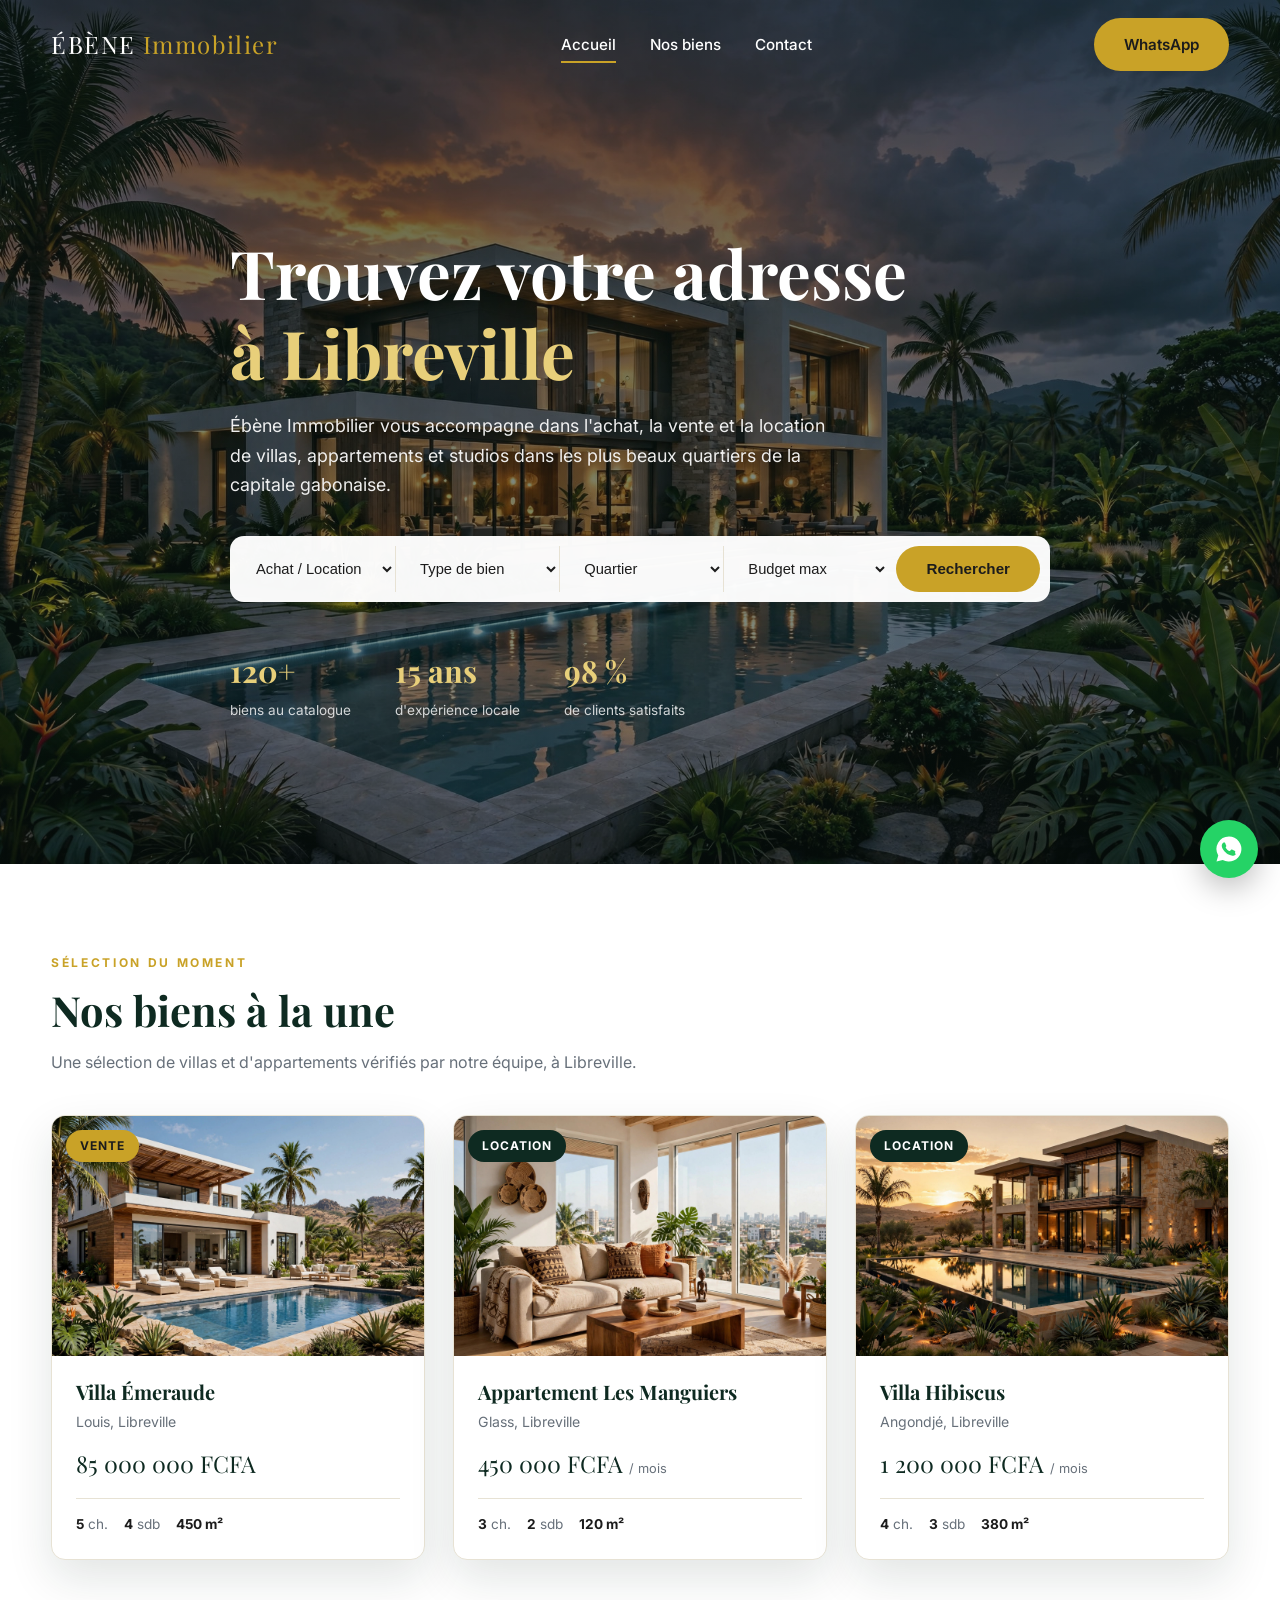
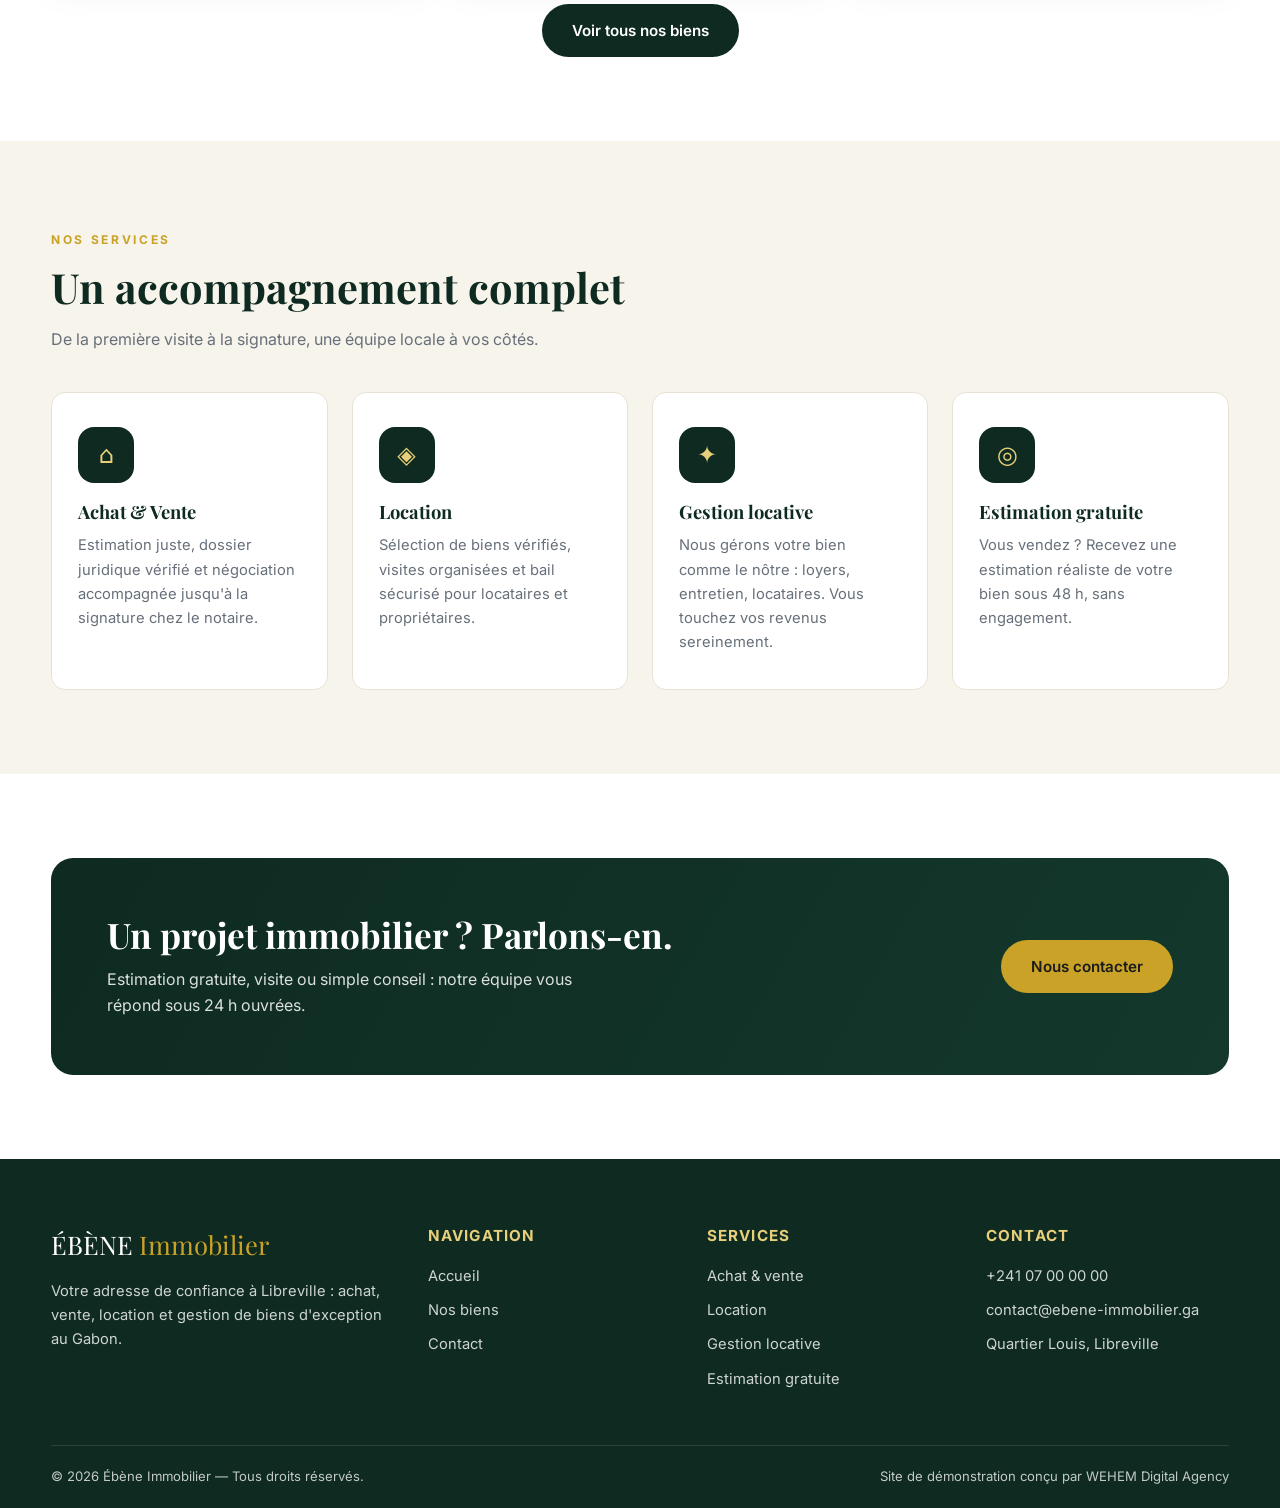
<file: index.html>
<!DOCTYPE html>
<html lang="fr">
<head>
<meta charset="UTF-8">
<meta name="viewport" content="width=device-width, initial-scale=1.0">
<title>Ébène Immobilier — Votre adresse de confiance à Libreville</title>
<meta name="description" content="Ébène Immobilier : achat, vente et location de biens immobiliers à Libreville, Gabon. Villas, appartements, studios.">
<link rel="preconnect" href="https://fonts.googleapis.com">
<link href="https://fonts.googleapis.com/css2?family=Playfair+Display:wght@500;600;700&family=Inter:wght@400;500;600;700&display=swap" rel="stylesheet">
<link rel="stylesheet" href="styles.css">
</head>
<body>

<header class="header" id="header">
  <div class="container">
    <a href="index.html" class="logo">ÉBÈNE<span> Immobilier</span></a>
    <nav class="nav" id="nav">
      <a href="index.html">Accueil</a>
      <a href="biens.html">Nos biens</a>
      <a href="contact.html">Contact</a>
    </nav>
    <div class="header-cta">
      <a class="btn btn--or" href="https://wa.me/24107000000" target="_blank" rel="noopener">WhatsApp</a>
      <button class="burger" id="burger" aria-label="Menu"><span></span><span></span><span></span></button>
    </div>
  </div>
</header>

<section class="hero">
  <div class="container hero-contenu">
    <h1>Trouvez votre adresse<br><em>à Libreville</em></h1>
    <p>Ébène Immobilier vous accompagne dans l'achat, la vente et la location de villas,
       appartements et studios dans les plus beaux quartiers de la capitale gabonaise.</p>
    <form class="recherche" action="biens.html" method="get">
      <div class="champ">
        <select name="transaction" aria-label="Transaction">
          <option value="">Achat / Location</option>
          <option value="vente">Achat</option>
          <option value="location">Location</option>
        </select>
      </div>
      <div class="champ">
        <select name="type" aria-label="Type de bien">
          <option value="">Type de bien</option>
          <option value="villa">Villa</option>
          <option value="appartement">Appartement</option>
          <option value="studio">Studio</option>
          <option value="duplex">Duplex</option>
        </select>
      </div>
      <div class="champ">
        <select name="quartier" aria-label="Quartier">
          <option value="">Quartier</option>
          <option value="louis">Louis</option>
          <option value="glass">Glass</option>
          <option value="angondjé">Angondjé</option>
          <option value="alibandeng">Alibandeng</option>
          <option value="centre-ville">Centre-ville</option>
        </select>
      </div>
      <div class="champ">
        <select name="budget" aria-label="Budget max">
          <option value="">Budget max</option>
          <option value="300000">300 000 FCFA / mois</option>
          <option value="600000">600 000 FCFA / mois</option>
          <option value="1500000">1 500 000 FCFA / mois</option>
          <option value="70000000">70 000 000 FCFA (achat)</option>
          <option value="100000000">100 000 000 FCFA (achat)</option>
        </select>
      </div>
      <button class="btn btn--or" type="submit">Rechercher</button>
    </form>
    <div class="hero-stats">
      <div><strong>120+</strong><span>biens au catalogue</span></div>
      <div><strong>15 ans</strong><span>d'expérience locale</span></div>
      <div><strong>98 %</strong><span>de clients satisfaits</span></div>
    </div>
  </div>
</section>

<section class="section">
  <div class="container">
    <span class="kicker reveal">Sélection du moment</span>
    <h2 class="titre-section reveal">Nos biens à la une</h2>
    <p class="sous-titre reveal">Une sélection de villas et d'appartements vérifiés par notre équipe, à Libreville.</p>
    <div class="grille-biens">
      <article class="carte-bien reveal">
        <a href="bien.html"><div class="carte-img">
          <img src="images/villa-emeraude.jpg" alt="Villa Émeraude" loading="lazy">
          <span class="badge">Vente</span>
        </div></a>
        <div class="carte-corps">
          <h3><a href="bien.html">Villa Émeraude</a></h3>
          <p class="carte-lieu">Louis, Libreville</p>
          <p class="carte-prix">85 000 000 FCFA</p>
          <div class="carte-specs"><span><b>5</b> ch.</span><span><b>4</b> sdb</span><span><b>450 m²</b></span></div>
        </div>
      </article>
      <article class="carte-bien reveal">
        <a href="contact.html"><div class="carte-img">
          <img src="images/appart-manguiers.jpg" alt="Appartement Les Manguiers" loading="lazy">
          <span class="badge badge--location">Location</span>
        </div></a>
        <div class="carte-corps">
          <h3><a href="contact.html">Appartement Les Manguiers</a></h3>
          <p class="carte-lieu">Glass, Libreville</p>
          <p class="carte-prix">450 000 FCFA <small>/ mois</small></p>
          <div class="carte-specs"><span><b>3</b> ch.</span><span><b>2</b> sdb</span><span><b>120 m²</b></span></div>
        </div>
      </article>
      <article class="carte-bien reveal">
        <a href="contact.html"><div class="carte-img">
          <img src="images/villa-hibiscus.jpg" alt="Villa Hibiscus" loading="lazy">
          <span class="badge badge--location">Location</span>
        </div></a>
        <div class="carte-corps">
          <h3><a href="contact.html">Villa Hibiscus</a></h3>
          <p class="carte-lieu">Angondjé, Libreville</p>
          <p class="carte-prix">1 200 000 FCFA <small>/ mois</small></p>
          <div class="carte-specs"><span><b>4</b> ch.</span><span><b>3</b> sdb</span><span><b>380 m²</b></span></div>
        </div>
      </article>
    </div>
    <div class="centre reveal"><a class="btn btn--vert" href="biens.html">Voir tous nos biens</a></div>
  </div>
</section>

<section class="section section--creme">
  <div class="container">
    <span class="kicker reveal">Nos services</span>
    <h2 class="titre-section reveal">Un accompagnement complet</h2>
    <p class="sous-titre reveal">De la première visite à la signature, une équipe locale à vos côtés.</p>
    <div class="grille-services">
      <div class="service reveal">
        <div class="service-icone">⌂</div>
        <h3>Achat &amp; Vente</h3>
        <p>Estimation juste, dossier juridique vérifié et négociation accompagnée jusqu'à la signature chez le notaire.</p>
      </div>
      <div class="service reveal">
        <div class="service-icone">◈</div>
        <h3>Location</h3>
        <p>Sélection de biens vérifiés, visites organisées et bail sécurisé pour locataires et propriétaires.</p>
      </div>
      <div class="service reveal">
        <div class="service-icone">✦</div>
        <h3>Gestion locative</h3>
        <p>Nous gérons votre bien comme le nôtre : loyers, entretien, locataires. Vous touchez vos revenus sereinement.</p>
      </div>
      <div class="service reveal">
        <div class="service-icone">◎</div>
        <h3>Estimation gratuite</h3>
        <p>Vous vendez ? Recevez une estimation réaliste de votre bien sous 48 h, sans engagement.</p>
      </div>
    </div>
  </div>
</section>

<section class="section">
  <div class="container">
    <div class="bandeau reveal">
      <div>
        <h2>Un projet immobilier ? Parlons-en.</h2>
        <p>Estimation gratuite, visite ou simple conseil : notre équipe vous répond sous 24 h ouvrées.</p>
      </div>
      <a class="btn btn--or" href="contact.html">Nous contacter</a>
    </div>
  </div>
</section>

<footer>
  <div class="container">
    <div class="footer-grille">
      <div>
        <p class="footer-logo">ÉBÈNE<span> Immobilier</span></p>
        <p style="opacity:.8;font-size:.92rem">Votre adresse de confiance à Libreville : achat, vente, location et gestion de biens d'exception au Gabon.</p>
      </div>
      <div>
        <h4>Navigation</h4>
        <a href="index.html">Accueil</a>
        <a href="biens.html">Nos biens</a>
        <a href="contact.html">Contact</a>
      </div>
      <div>
        <h4>Services</h4>
        <a href="contact.html">Achat &amp; vente</a>
        <a href="contact.html">Location</a>
        <a href="contact.html">Gestion locative</a>
        <a href="contact.html">Estimation gratuite</a>
      </div>
      <div>
        <h4>Contact</h4>
        <a href="tel:+24107000000">+241 07 00 00 00</a>
        <a href="mailto:contact@ebene-immobilier.ga">contact@ebene-immobilier.ga</a>
        <a href="contact.html">Quartier Louis, Libreville</a>
      </div>
    </div>
    <div class="footer-bas">
      <span>© <span id="annee"></span> Ébène Immobilier — Tous droits réservés.</span>
      <span>Site de démonstration conçu par <a href="https://wehem-agency.github.io/" style="display:inline">WEHEM Digital Agency</a></span>
    </div>
  </div>
</footer>

<a class="whatsapp-float" href="https://wa.me/24107000000" target="_blank" rel="noopener" aria-label="WhatsApp">
  <svg width="30" height="30" viewBox="0 0 24 24" fill="#fff"><path d="M12 2a10 10 0 0 0-8.6 15.1L2 22l5-1.3A10 10 0 1 0 12 2zm5.4 14.1c-.2.6-1.3 1.2-1.8 1.2-.5.1-1 .2-3.4-.7-2.9-1.2-4.7-4.1-4.9-4.3-.1-.2-1.1-1.5-1.1-2.9s.7-2 1-2.3c.2-.3.5-.3.7-.3h.5c.2 0 .4 0 .6.5s.8 1.9.8 2c.1.1.1.3 0 .5-.3.6-.6.8-.4 1.1.7 1.2 1.6 2 2.8 2.6.3.2.5.1.7-.1l.8-.9c.2-.3.4-.2.7-.1l2 1c.3.1.5.2.6.4 0 .1 0 .5-.2 1.3z"/></svg>
</a>

<script src="app.js"></script>
</body>
</html>
</file>
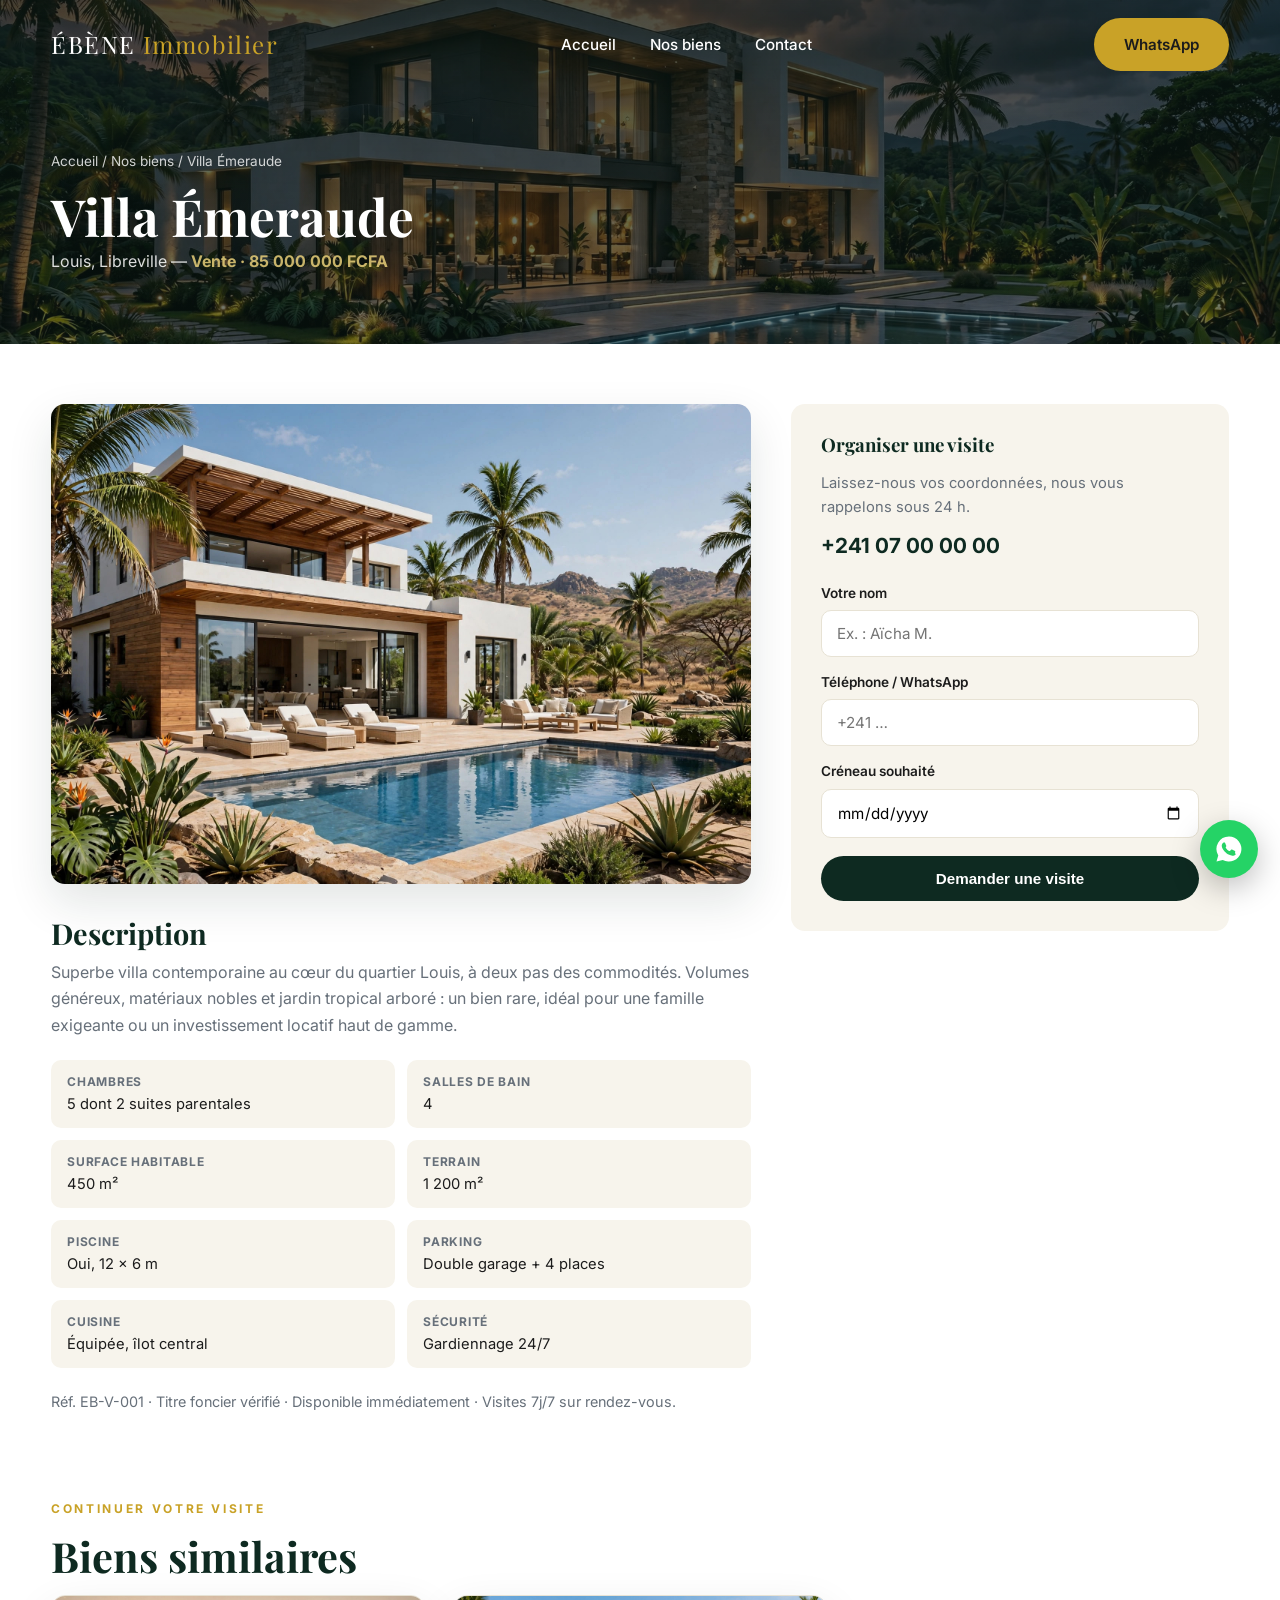
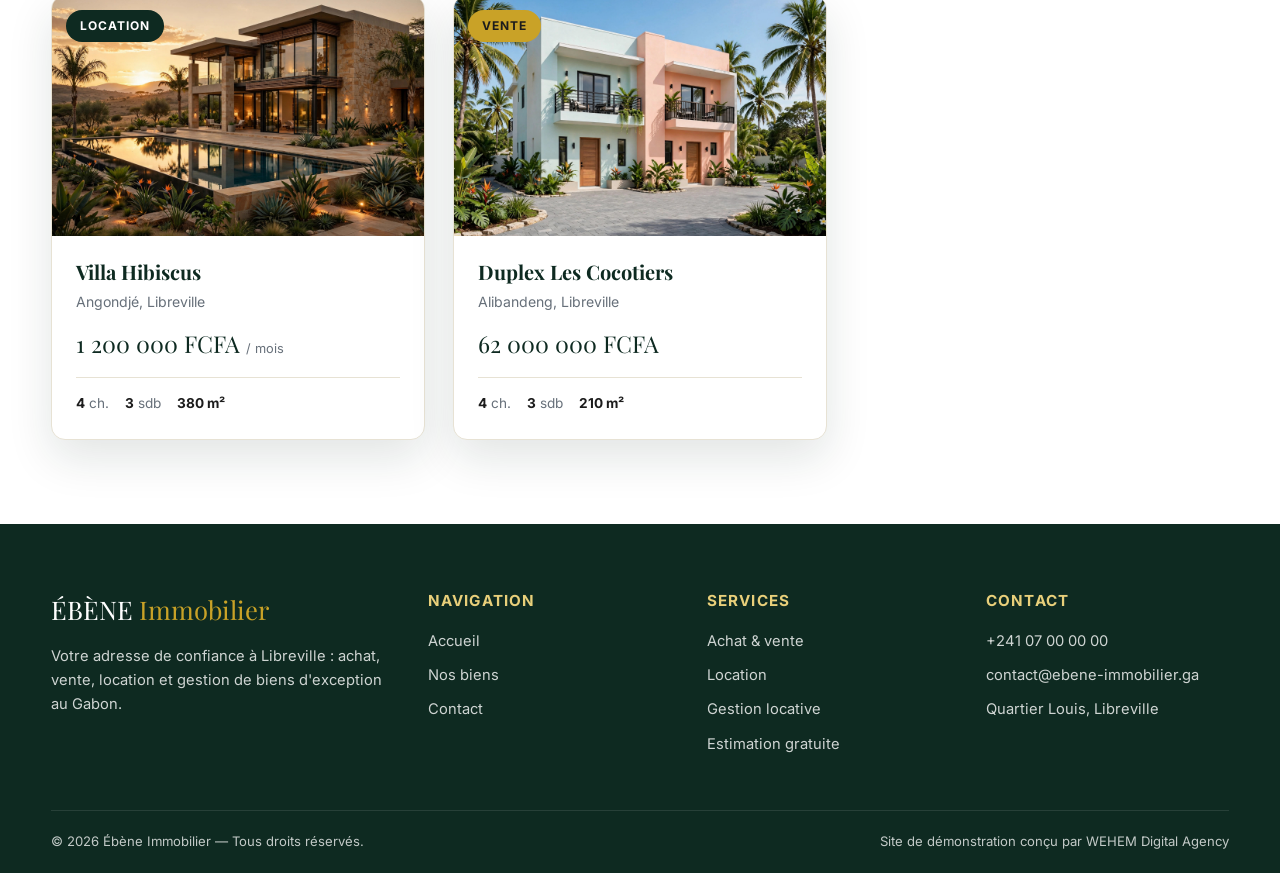
<file: bien.html>
<!DOCTYPE html>
<html lang="fr">
<head>
<meta charset="UTF-8">
<meta name="viewport" content="width=device-width, initial-scale=1.0">
<title>Villa Émeraude — Louis | Ébène Immobilier</title>
<meta name="description" content="Villa Émeraude à vendre au quartier Louis, Libreville : 5 chambres, piscine, 450 m². Visite sur rendez-vous.">
<link rel="preconnect" href="https://fonts.googleapis.com">
<link href="https://fonts.googleapis.com/css2?family=Playfair+Display:wght@500;600;700&family=Inter:wght@400;500;600;700&display=swap" rel="stylesheet">
<link rel="stylesheet" href="styles.css">
</head>
<body>

<header class="header" id="header">
  <div class="container">
    <a href="index.html" class="logo">ÉBÈNE<span> Immobilier</span></a>
    <nav class="nav" id="nav">
      <a href="index.html">Accueil</a>
      <a href="biens.html">Nos biens</a>
      <a href="contact.html">Contact</a>
    </nav>
    <div class="header-cta">
      <a class="btn btn--or" href="https://wa.me/24107000000" target="_blank" rel="noopener">WhatsApp</a>
      <button class="burger" id="burger" aria-label="Menu"><span></span><span></span><span></span></button>
    </div>
  </div>
</header>

<section class="page-hero">
  <div class="container">
    <p class="fil-ariane">Accueil / Nos biens / Villa Émeraude</p>
    <h1>Villa Émeraude</h1>
    <p style="opacity:.85">Louis, Libreville — <strong style="color:var(--or-clair)">Vente · 85 000 000 FCFA</strong></p>
  </div>
</section>

<div class="container">
  <div class="detail-grille">
    <div>
      <div class="detail-img reveal"><img src="images/villa-emeraude.jpg" alt="Villa Émeraude — vue extérieure"></div>
      <div class="detail-infos" style="margin-top:32px">
        <h2 class="reveal">Description</h2>
        <p class="reveal" style="color:var(--gris)">Superbe villa contemporaine au cœur du quartier Louis,
        à deux pas des commodités. Volumes généreux, matériaux nobles et jardin tropical
        arboré : un bien rare, idéal pour une famille exigeante ou un investissement locatif haut de gamme.</p>
        <ul class="liste-specs reveal">
          <li><b>Chambres</b>5 dont 2 suites parentales</li>
          <li><b>Salles de bain</b>4</li>
          <li><b>Surface habitable</b>450 m²</li>
          <li><b>Terrain</b>1 200 m²</li>
          <li><b>Piscine</b>Oui, 12 × 6 m</li>
          <li><b>Parking</b>Double garage + 4 places</li>
          <li><b>Cuisine</b>Équipée, îlot central</li>
          <li><b>Sécurité</b>Gardiennage 24/7</li>
        </ul>
        <p class="reveal" style="color:var(--gris);font-size:.9rem">Réf. EB-V-001 · Titre foncier vérifié ·
        Disponible immédiatement · Visites 7j/7 sur rendez-vous.</p>
      </div>
    </div>
    <aside>
      <div class="encadre reveal">
        <h3>Organiser une visite</h3>
        <p style="font-size:.92rem;color:var(--gris)">Laissez-nous vos coordonnées, nous vous rappelons sous 24 h.</p>
        <a class="tel" href="tel:+24107000000">+241 07 00 00 00</a>
        <form class="formulaire" data-demo>
          <label for="v-nom">Votre nom</label>
          <input id="v-nom" type="text" required placeholder="Ex. : Aïcha M.">
          <label for="v-tel">Téléphone / WhatsApp</label>
          <input id="v-tel" type="tel" required placeholder="+241 …">
          <label for="v-date">Créneau souhaité</label>
          <input id="v-date" type="date">
          <button class="btn btn--vert" type="submit" style="width:100%;justify-content:center;margin-top:18px">Demander une visite</button>
          <p class="form-ok">✓ Demande envoyée ! Nous vous appellerons très vite pour confirmer la visite.</p>
        </form>
      </div>
    </aside>
  </div>

  <section class="section" style="padding-top:20px">
    <span class="kicker reveal">Continuer votre visite</span>
    <h2 class="titre-section reveal">Biens similaires</h2>
    <div class="grille-biens">
      <article class="carte-bien reveal">
        <a href="contact.html"><div class="carte-img">
          <img src="images/villa-hibiscus.jpg" alt="Villa Hibiscus" loading="lazy">
          <span class="badge badge--location">Location</span>
        </div></a>
        <div class="carte-corps">
          <h3><a href="contact.html">Villa Hibiscus</a></h3>
          <p class="carte-lieu">Angondjé, Libreville</p>
          <p class="carte-prix">1 200 000 FCFA <small>/ mois</small></p>
          <div class="carte-specs"><span><b>4</b> ch.</span><span><b>3</b> sdb</span><span><b>380 m²</b></span></div>
        </div>
      </article>
      <article class="carte-bien reveal">
        <a href="contact.html"><div class="carte-img">
          <img src="images/duplex-cocotiers.jpg" alt="Duplex Les Cocotiers" loading="lazy">
          <span class="badge">Vente</span>
        </div></a>
        <div class="carte-corps">
          <h3><a href="contact.html">Duplex Les Cocotiers</a></h3>
          <p class="carte-lieu">Alibandeng, Libreville</p>
          <p class="carte-prix">62 000 000 FCFA</p>
          <div class="carte-specs"><span><b>4</b> ch.</span><span><b>3</b> sdb</span><span><b>210 m²</b></span></div>
        </div>
      </article>
    </div>
  </section>
</div>

<footer>
  <div class="container">
    <div class="footer-grille">
      <div>
        <p class="footer-logo">ÉBÈNE<span> Immobilier</span></p>
        <p style="opacity:.8;font-size:.92rem">Votre adresse de confiance à Libreville : achat, vente, location et gestion de biens d'exception au Gabon.</p>
      </div>
      <div>
        <h4>Navigation</h4>
        <a href="index.html">Accueil</a>
        <a href="biens.html">Nos biens</a>
        <a href="contact.html">Contact</a>
      </div>
      <div>
        <h4>Services</h4>
        <a href="contact.html">Achat &amp; vente</a>
        <a href="contact.html">Location</a>
        <a href="contact.html">Gestion locative</a>
        <a href="contact.html">Estimation gratuite</a>
      </div>
      <div>
        <h4>Contact</h4>
        <a href="tel:+24107000000">+241 07 00 00 00</a>
        <a href="mailto:contact@ebene-immobilier.ga">contact@ebene-immobilier.ga</a>
        <a href="contact.html">Quartier Louis, Libreville</a>
      </div>
    </div>
    <div class="footer-bas">
      <span>© <span id="annee"></span> Ébène Immobilier — Tous droits réservés.</span>
      <span>Site de démonstration conçu par <a href="https://wehem-agency.github.io/" style="display:inline">WEHEM Digital Agency</a></span>
    </div>
  </div>
</footer>

<a class="whatsapp-float" href="https://wa.me/24107000000" target="_blank" rel="noopener" aria-label="WhatsApp">
  <svg width="30" height="30" viewBox="0 0 24 24" fill="#fff"><path d="M12 2a10 10 0 0 0-8.6 15.1L2 22l5-1.3A10 10 0 1 0 12 2zm5.4 14.1c-.2.6-1.3 1.2-1.8 1.2-.5.1-1 .2-3.4-.7-2.9-1.2-4.7-4.1-4.9-4.3-.1-.2-1.1-1.5-1.1-2.9s.7-2 1-2.3c.2-.3.5-.3.7-.3h.5c.2 0 .4 0 .6.5s.8 1.9.8 2c.1.1.1.3 0 .5-.3.6-.6.8-.4 1.1.7 1.2 1.6 2 2.8 2.6.3.2.5.1.7-.1l.8-.9c.2-.3.4-.2.7-.1l2 1c.3.1.5.2.6.4 0 .1 0 .5-.2 1.3z"/></svg>
</a>

<script src="app.js"></script>
</body>
</html>
</file>
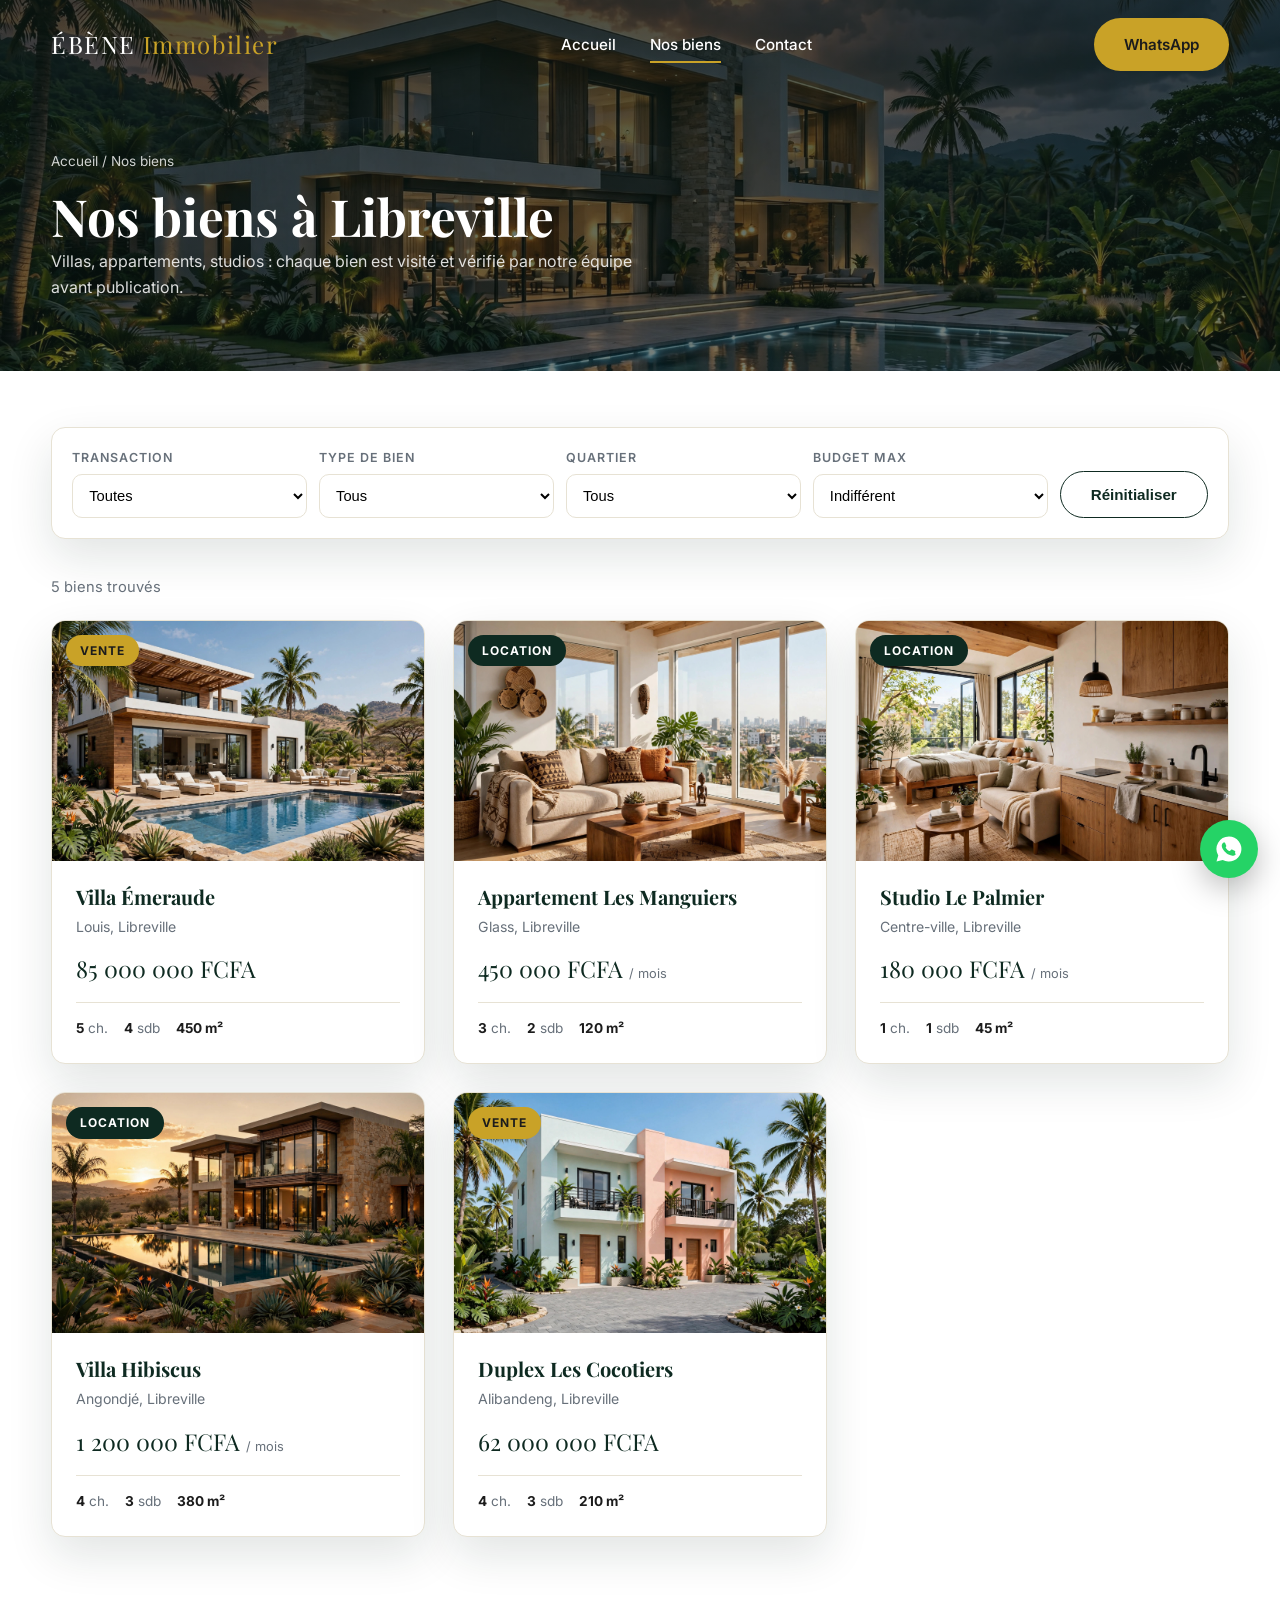
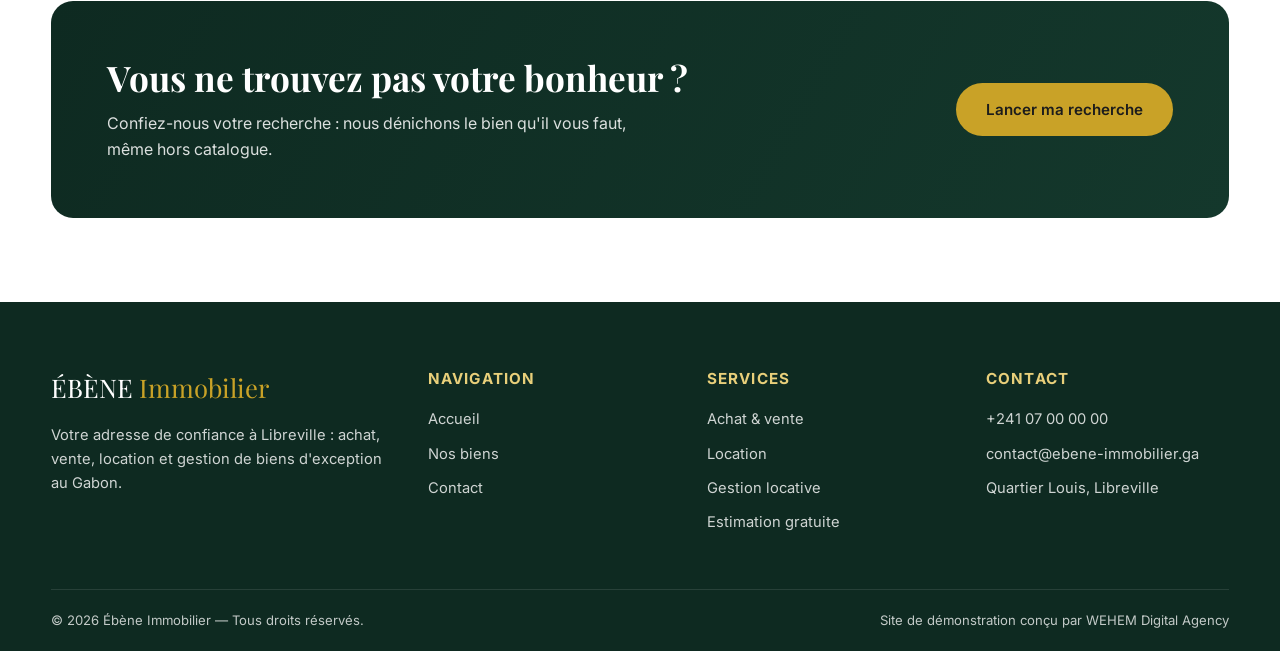
<file: biens.html>
<!DOCTYPE html>
<html lang="fr">
<head>
<meta charset="UTF-8">
<meta name="viewport" content="width=device-width, initial-scale=1.0">
<title>Nos biens — Ébène Immobilier, Libreville</title>
<meta name="description" content="Catalogue des biens à vendre et à louer : villas, appartements, studios et duplex à Libreville, Gabon.">
<link rel="preconnect" href="https://fonts.googleapis.com">
<link href="https://fonts.googleapis.com/css2?family=Playfair+Display:wght@500;600;700&family=Inter:wght@400;500;600;700&display=swap" rel="stylesheet">
<link rel="stylesheet" href="styles.css">
</head>
<body>

<header class="header" id="header">
  <div class="container">
    <a href="index.html" class="logo">ÉBÈNE<span> Immobilier</span></a>
    <nav class="nav" id="nav">
      <a href="index.html">Accueil</a>
      <a href="biens.html">Nos biens</a>
      <a href="contact.html">Contact</a>
    </nav>
    <div class="header-cta">
      <a class="btn btn--or" href="https://wa.me/24107000000" target="_blank" rel="noopener">WhatsApp</a>
      <button class="burger" id="burger" aria-label="Menu"><span></span><span></span><span></span></button>
    </div>
  </div>
</header>

<section class="page-hero">
  <div class="container">
    <p class="fil-ariane">Accueil / Nos biens</p>
    <h1>Nos biens à Libreville</h1>
    <p style="opacity:.85;max-width:600px">Villas, appartements, studios : chaque bien est visité et vérifié par notre équipe avant publication.</p>
  </div>
</section>

<section class="section" style="padding-top:56px">
  <div class="container">
    <div class="filtres reveal">
      <div>
        <label for="f-transaction">Transaction</label>
        <select id="f-transaction">
          <option value="">Toutes</option>
          <option value="vente">Achat</option>
          <option value="location">Location</option>
        </select>
      </div>
      <div>
        <label for="f-type">Type de bien</label>
        <select id="f-type">
          <option value="">Tous</option>
          <option value="villa">Villa</option>
          <option value="appartement">Appartement</option>
          <option value="studio">Studio</option>
          <option value="duplex">Duplex</option>
        </select>
      </div>
      <div>
        <label for="f-quartier">Quartier</label>
        <select id="f-quartier">
          <option value="">Tous</option>
          <option value="louis">Louis</option>
          <option value="glass">Glass</option>
          <option value="angondjé">Angondjé</option>
          <option value="alibandeng">Alibandeng</option>
          <option value="centre-ville">Centre-ville</option>
        </select>
      </div>
      <div>
        <label for="f-budget">Budget max</label>
        <select id="f-budget">
          <option value="">Indifférent</option>
          <option value="300000">300 000 FCFA</option>
          <option value="600000">600 000 FCFA</option>
          <option value="1500000">1 500 000 FCFA</option>
          <option value="70000000">70 000 000 FCFA</option>
          <option value="100000000">100 000 000 FCFA</option>
        </select>
      </div>
      <button class="btn btn--ghost" id="f-reset" type="button">Réinitialiser</button>
    </div>
    <p class="resultat-compte" id="compte"></p>
    <div class="grille-biens" id="grille-catalogue"></div>
    <div class="bandeau reveal" style="margin-top:64px">
      <div>
        <h2>Vous ne trouvez pas votre bonheur ?</h2>
        <p>Confiez-nous votre recherche : nous dénichons le bien qu'il vous faut, même hors catalogue.</p>
      </div>
      <a class="btn btn--or" href="contact.html">Lancer ma recherche</a>
    </div>
  </div>
</section>

<footer>
  <div class="container">
    <div class="footer-grille">
      <div>
        <p class="footer-logo">ÉBÈNE<span> Immobilier</span></p>
        <p style="opacity:.8;font-size:.92rem">Votre adresse de confiance à Libreville : achat, vente, location et gestion de biens d'exception au Gabon.</p>
      </div>
      <div>
        <h4>Navigation</h4>
        <a href="index.html">Accueil</a>
        <a href="biens.html">Nos biens</a>
        <a href="contact.html">Contact</a>
      </div>
      <div>
        <h4>Services</h4>
        <a href="contact.html">Achat &amp; vente</a>
        <a href="contact.html">Location</a>
        <a href="contact.html">Gestion locative</a>
        <a href="contact.html">Estimation gratuite</a>
      </div>
      <div>
        <h4>Contact</h4>
        <a href="tel:+24107000000">+241 07 00 00 00</a>
        <a href="mailto:contact@ebene-immobilier.ga">contact@ebene-immobilier.ga</a>
        <a href="contact.html">Quartier Louis, Libreville</a>
      </div>
    </div>
    <div class="footer-bas">
      <span>© <span id="annee"></span> Ébène Immobilier — Tous droits réservés.</span>
      <span>Site de démonstration conçu par <a href="https://wehem-agency.github.io/" style="display:inline">WEHEM Digital Agency</a></span>
    </div>
  </div>
</footer>

<a class="whatsapp-float" href="https://wa.me/24107000000" target="_blank" rel="noopener" aria-label="WhatsApp">
  <svg width="30" height="30" viewBox="0 0 24 24" fill="#fff"><path d="M12 2a10 10 0 0 0-8.6 15.1L2 22l5-1.3A10 10 0 1 0 12 2zm5.4 14.1c-.2.6-1.3 1.2-1.8 1.2-.5.1-1 .2-3.4-.7-2.9-1.2-4.7-4.1-4.9-4.3-.1-.2-1.1-1.5-1.1-2.9s.7-2 1-2.3c.2-.3.5-.3.7-.3h.5c.2 0 .4 0 .6.5s.8 1.9.8 2c.1.1.1.3 0 .5-.3.6-.6.8-.4 1.1.7 1.2 1.6 2 2.8 2.6.3.2.5.1.7-.1l.8-.9c.2-.3.4-.2.7-.1l2 1c.3.1.5.2.6.4 0 .1 0 .5-.2 1.3z"/></svg>
</a>

<script src="app.js"></script>
</body>
</html>
</file>
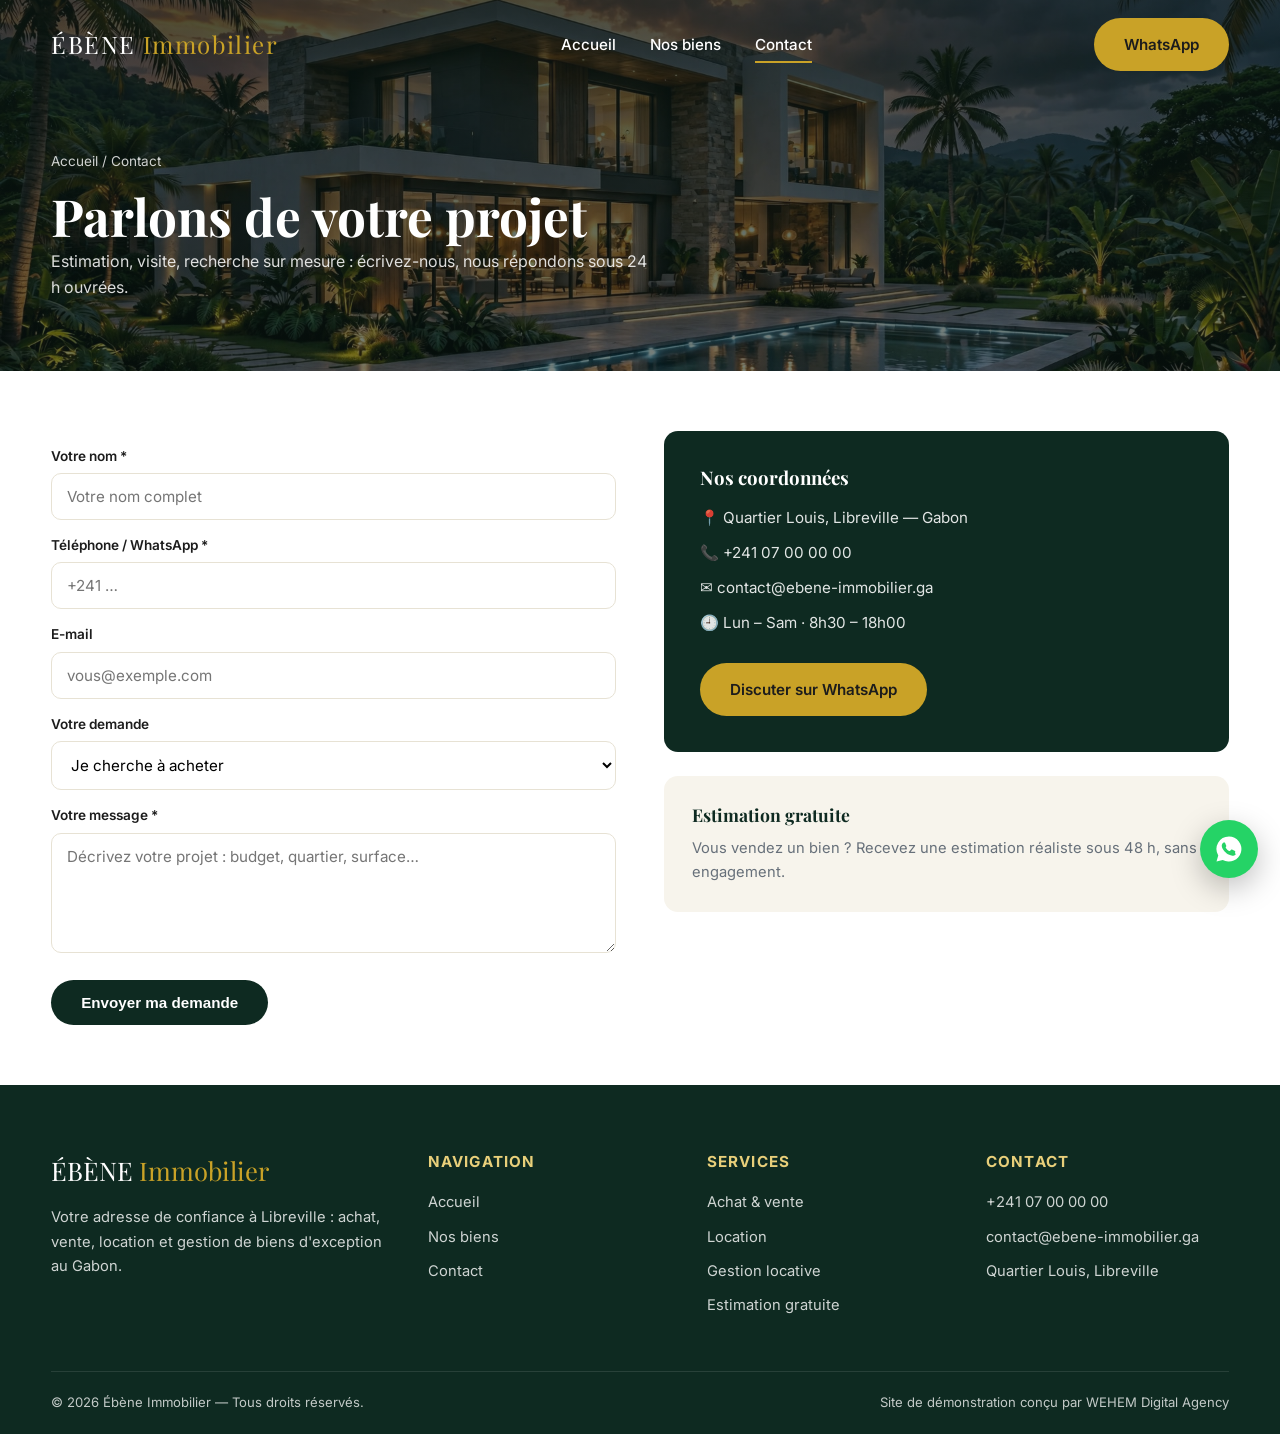
<file: contact.html>
<!DOCTYPE html>
<html lang="fr">
<head>
<meta charset="UTF-8">
<meta name="viewport" content="width=device-width, initial-scale=1.0">
<title>Contact — Ébène Immobilier, Libreville</title>
<meta name="description" content="Contactez Ébène Immobilier : estimation gratuite, visite, recherche personnalisée à Libreville, Gabon.">
<link rel="preconnect" href="https://fonts.googleapis.com">
<link href="https://fonts.googleapis.com/css2?family=Playfair+Display:wght@500;600;700&family=Inter:wght@400;500;600;700&display=swap" rel="stylesheet">
<link rel="stylesheet" href="styles.css">
</head>
<body>

<header class="header" id="header">
  <div class="container">
    <a href="index.html" class="logo">ÉBÈNE<span> Immobilier</span></a>
    <nav class="nav" id="nav">
      <a href="index.html">Accueil</a>
      <a href="biens.html">Nos biens</a>
      <a href="contact.html">Contact</a>
    </nav>
    <div class="header-cta">
      <a class="btn btn--or" href="https://wa.me/24107000000" target="_blank" rel="noopener">WhatsApp</a>
      <button class="burger" id="burger" aria-label="Menu"><span></span><span></span><span></span></button>
    </div>
  </div>
</header>

<section class="page-hero">
  <div class="container">
    <p class="fil-ariane">Accueil / Contact</p>
    <h1>Parlons de votre projet</h1>
    <p style="opacity:.85;max-width:600px">Estimation, visite, recherche sur mesure : écrivez-nous, nous répondons sous 24 h ouvrées.</p>
  </div>
</section>

<div class="container">
  <div class="contact-grille">
    <div class="reveal">
      <form class="formulaire" data-demo>
        <label for="c-nom">Votre nom *</label>
        <input id="c-nom" type="text" required placeholder="Votre nom complet">
        <label for="c-tel">Téléphone / WhatsApp *</label>
        <input id="c-tel" type="tel" required placeholder="+241 …">
        <label for="c-email">E-mail</label>
        <input id="c-email" type="email" placeholder="vous@exemple.com">
        <label for="c-sujet">Votre demande</label>
        <select id="c-sujet">
          <option>Je cherche à acheter</option>
          <option>Je cherche à louer</option>
          <option>Je veux vendre mon bien</option>
          <option>Gestion locative</option>
          <option>Estimation gratuite</option>
          <option>Autre demande</option>
        </select>
        <label for="c-msg">Votre message *</label>
        <textarea id="c-msg" required placeholder="Décrivez votre projet : budget, quartier, surface…"></textarea>
        <button class="btn btn--vert" type="submit" style="margin-top:20px">Envoyer ma demande</button>
        <p class="form-ok">✓ Message envoyé ! Notre équipe vous répondra sous 24 h ouvrées.</p>
      </form>
    </div>
    <div>
      <div class="carte-adresse reveal">
        <h3>Nos coordonnées</h3>
        <p>📍 Quartier Louis, Libreville — Gabon</p>
        <p>📞 <a href="tel:+24107000000">+241 07 00 00 00</a></p>
        <p>✉️ <a href="mailto:contact@ebene-immobilier.ga">contact@ebene-immobilier.ga</a></p>
        <p>🕘 Lun – Sam · 8h30 – 18h00</p>
        <a class="btn btn--or" href="https://wa.me/24107000000" target="_blank" rel="noopener" style="margin-top:18px">Discuter sur WhatsApp</a>
      </div>
      <div class="reveal" style="margin-top:24px;background:var(--creme);border-radius:var(--rayon);padding:28px">
        <h3 style="font-size:1.1rem;margin-bottom:10px">Estimation gratuite</h3>
        <p style="font-size:.92rem;color:var(--gris)">Vous vendez un bien ? Recevez une estimation réaliste sous 48 h, sans engagement.</p>
      </div>
    </div>
  </div>
</div>

<footer>
  <div class="container">
    <div class="footer-grille">
      <div>
        <p class="footer-logo">ÉBÈNE<span> Immobilier</span></p>
        <p style="opacity:.8;font-size:.92rem">Votre adresse de confiance à Libreville : achat, vente, location et gestion de biens d'exception au Gabon.</p>
      </div>
      <div>
        <h4>Navigation</h4>
        <a href="index.html">Accueil</a>
        <a href="biens.html">Nos biens</a>
        <a href="contact.html">Contact</a>
      </div>
      <div>
        <h4>Services</h4>
        <a href="contact.html">Achat &amp; vente</a>
        <a href="contact.html">Location</a>
        <a href="contact.html">Gestion locative</a>
        <a href="contact.html">Estimation gratuite</a>
      </div>
      <div>
        <h4>Contact</h4>
        <a href="tel:+24107000000">+241 07 00 00 00</a>
        <a href="mailto:contact@ebene-immobilier.ga">contact@ebene-immobilier.ga</a>
        <a href="contact.html">Quartier Louis, Libreville</a>
      </div>
    </div>
    <div class="footer-bas">
      <span>© <span id="annee"></span> Ébène Immobilier — Tous droits réservés.</span>
      <span>Site de démonstration conçu par <a href="https://wehem-agency.github.io/" style="display:inline">WEHEM Digital Agency</a></span>
    </div>
  </div>
</footer>

<a class="whatsapp-float" href="https://wa.me/24107000000" target="_blank" rel="noopener" aria-label="WhatsApp">
  <svg width="30" height="30" viewBox="0 0 24 24" fill="#fff"><path d="M12 2a10 10 0 0 0-8.6 15.1L2 22l5-1.3A10 10 0 1 0 12 2zm5.4 14.1c-.2.6-1.3 1.2-1.8 1.2-.5.1-1 .2-3.4-.7-2.9-1.2-4.7-4.1-4.9-4.3-.1-.2-1.1-1.5-1.1-2.9s.7-2 1-2.3c.2-.3.5-.3.7-.3h.5c.2 0 .4 0 .6.5s.8 1.9.8 2c.1.1.1.3 0 .5-.3.6-.6.8-.4 1.1.7 1.2 1.6 2 2.8 2.6.3.2.5.1.7-.1l.8-.9c.2-.3.4-.2.7-.1l2 1c.3.1.5.2.6.4 0 .1 0 .5-.2 1.3z"/></svg>
</a>

<script src="app.js"></script>
</body>
</html>
</file>
<file: styles.css>
/* ÉBÈNE IMMOBILIER — site de démonstration (WEHEM) */
:root{
  --vert:#0e2a21; --vert-2:#14382c; --or:#c9a227; --or-clair:#e8cf7a;
  --creme:#f7f4ec; --blanc:#ffffff; --encre:#1c1c1c; --gris:#67707a;
  --bord:#e7e2d4; --ombre:0 18px 45px rgba(14,42,33,.12);
  --rayon:14px; --font-titre:'Playfair Display',Georgia,serif; --font-texte:'Inter',system-ui,sans-serif;
}
*{margin:0;padding:0;box-sizing:border-box}
html{scroll-behavior:smooth}
body{font-family:var(--font-texte);color:var(--encre);background:var(--blanc);line-height:1.65;font-size:16px}
img{max-width:100%;display:block}
a{color:inherit;text-decoration:none}
.container{width:min(1180px,92%);margin:0 auto}
h1,h2,h3{font-family:var(--font-titre);line-height:1.2;color:var(--vert)}
.section{padding:84px 0}
.section--creme{background:var(--creme)}
.kicker{display:inline-block;text-transform:uppercase;letter-spacing:.22em;font-size:.75rem;color:var(--or);font-weight:700;margin-bottom:12px}
.titre-section{font-size:clamp(1.7rem,3.4vw,2.6rem);margin-bottom:14px}
.sous-titre{color:var(--gris);max-width:640px;margin-bottom:40px}
.btn{display:inline-flex;align-items:center;gap:10px;padding:14px 30px;border-radius:999px;font-weight:600;border:none;cursor:pointer;transition:.25s;font-size:.95rem}
.btn--or{background:var(--or);color:#1c1c1c}
.btn--or:hover{background:var(--or-clair);transform:translateY(-2px)}
.btn--vert{background:var(--vert);color:#fff}
.btn--vert:hover{background:var(--vert-2);transform:translateY(-2px)}
.btn--ghost{border:1.5px solid var(--vert);color:var(--vert);background:transparent}
.btn--ghost:hover{background:var(--vert);color:#fff}

/* ---------- Header ---------- */
.header{position:fixed;inset:0 0 auto 0;z-index:50;transition:.3s;padding:18px 0}
.header .container{display:flex;align-items:center;justify-content:space-between}
.header--scrolled{background:rgba(255,255,255,.96);backdrop-filter:blur(10px);box-shadow:0 4px 24px rgba(0,0,0,.08);padding:12px 0}
.logo{font-family:var(--font-titre);font-size:1.5rem;color:#fff;letter-spacing:.06em}
.logo span{color:var(--or)}
.header--scrolled .logo{color:var(--vert)}
.nav{display:flex;gap:34px;align-items:center}
.nav a{color:#fff;font-weight:500;font-size:.95rem;position:relative}
.header--scrolled .nav a{color:var(--vert)}
.nav a::after{content:"";position:absolute;left:0;bottom:-6px;width:0;height:2px;background:var(--or);transition:.25s}
.nav a:hover::after,.nav a.actif::after{width:100%}
.header-cta{display:flex;gap:12px;align-items:center}
.burger{display:none;background:none;border:none;cursor:pointer;flex-direction:column;gap:5px;padding:6px}
.burger span{width:26px;height:2.5px;background:#fff;border-radius:2px;transition:.3s}
.header--scrolled .burger span{background:var(--vert)}

/* ---------- Hero ---------- */
.hero{min-height:96vh;display:flex;align-items:center;position:relative;color:#fff;
  background:linear-gradient(rgba(10,25,20,.62),rgba(10,25,20,.45)),url('images/hero-villa.jpg') center/cover}
.hero-contenu{padding-top:90px;max-width:820px}
.hero h1{color:#fff;font-size:clamp(2.4rem,5.5vw,4.2rem);margin-bottom:18px}
.hero h1 em{color:var(--or-clair);font-style:normal}
.hero p{font-size:1.12rem;opacity:.92;margin-bottom:36px;max-width:620px}
.recherche{background:rgba(255,255,255,.97);border-radius:var(--rayon);padding:10px;display:grid;
  grid-template-columns:repeat(4,1fr) auto;gap:8px;box-shadow:var(--ombre);max-width:900px}
.recherche select,.recherche input{border:none;background:transparent;padding:14px 12px;font-size:.92rem;color:var(--encre);width:100%;outline:none}
.recherche .champ{border-right:1px solid var(--bord)}
.recherche .champ:last-of-type{border-right:none}
.hero-stats{display:flex;gap:44px;margin-top:44px}
.hero-stats div strong{display:block;font-family:var(--font-titre);font-size:1.9rem;color:var(--or-clair)}
.hero-stats div span{font-size:.85rem;opacity:.8}

/* ---------- Cartes biens ---------- */
.grille-biens{display:grid;grid-template-columns:repeat(3,1fr);gap:28px}
.carte-bien{background:#fff;border-radius:var(--rayon);overflow:hidden;box-shadow:var(--ombre);transition:.3s;border:1px solid var(--bord)}
.carte-bien:hover{transform:translateY(-6px)}
.carte-img{position:relative;height:240px;overflow:hidden}
.carte-img img{width:100%;height:100%;object-fit:cover;transition:.5s}
.carte-bien:hover .carte-img img{transform:scale(1.06)}
.badge{position:absolute;top:14px;left:14px;background:var(--or);color:#1c1c1c;font-size:.75rem;font-weight:700;
  padding:6px 14px;border-radius:999px;text-transform:uppercase;letter-spacing:.08em}
.badge--location{background:var(--vert);color:#fff}
.carte-corps{padding:24px}
.carte-corps h3{font-size:1.25rem;margin-bottom:6px}
.carte-lieu{color:var(--gris);font-size:.88rem;margin-bottom:12px}
.carte-prix{font-family:var(--font-titre);font-size:1.45rem;color:var(--vert);margin-bottom:14px}
.carte-prix small{font-family:var(--font-texte);font-size:.8rem;color:var(--gris);font-weight:400}
.carte-specs{display:flex;gap:16px;font-size:.85rem;color:var(--gris);border-top:1px solid var(--bord);padding-top:14px}
.carte-specs b{color:var(--encre)}
.centre{text-align:center;margin-top:44px}

/* ---------- Services ---------- */
.grille-services{display:grid;grid-template-columns:repeat(4,1fr);gap:24px}
.service{background:#fff;border:1px solid var(--bord);border-radius:var(--rayon);padding:34px 26px;transition:.3s}
.service:hover{box-shadow:var(--ombre);transform:translateY(-4px);border-color:var(--or)}
.service-icone{width:56px;height:56px;border-radius:16px;background:var(--vert);color:var(--or-clair);
  display:flex;align-items:center;justify-content:center;font-size:1.5rem;margin-bottom:18px}
.service h3{font-size:1.15rem;margin-bottom:10px}
.service p{font-size:.92rem;color:var(--gris)}

/* ---------- Bandeau CTA ---------- */
.bandeau{background:linear-gradient(120deg,var(--vert),var(--vert-2));color:#fff;border-radius:22px;
  padding:56px;display:flex;align-items:center;justify-content:space-between;gap:32px;flex-wrap:wrap}
.bandeau h2{color:#fff;font-size:clamp(1.5rem,3vw,2.2rem);margin-bottom:10px}
.bandeau p{opacity:.85;max-width:520px}

/* ---------- Filtres catalogue ---------- */
.filtres{background:#fff;border:1px solid var(--bord);border-radius:var(--rayon);padding:20px;
  display:grid;grid-template-columns:repeat(4,1fr) auto;gap:12px;margin-bottom:36px;box-shadow:var(--ombre);align-items:end}
.filtres label{font-size:.78rem;font-weight:600;text-transform:uppercase;letter-spacing:.08em;color:var(--gris);display:block;margin-bottom:6px}
.filtres select{width:100%;padding:12px;border:1px solid var(--bord);border-radius:10px;font-size:.92rem;background:#fff}
.resultat-compte{color:var(--gris);margin-bottom:20px;font-size:.92rem}
.vide{text-align:center;padding:60px;color:var(--gris);grid-column:1/-1}

/* ---------- Page détail ---------- */
.page-hero{background:linear-gradient(rgba(10,25,20,.72),rgba(10,25,20,.55)),url('images/hero-villa.jpg') center/cover;
  padding:150px 0 70px;color:#fff}
.page-hero h1{color:#fff;font-size:clamp(2rem,4.5vw,3.2rem)}
.fil-ariane{font-size:.85rem;opacity:.8;margin-bottom:14px}
.detail-grille{display:grid;grid-template-columns:1.6fr 1fr;gap:40px;padding:60px 0}
.detail-img{border-radius:var(--rayon);overflow:hidden;box-shadow:var(--ombre);height:480px}
.detail-img img{width:100%;height:100%;object-fit:cover}
.detail-infos h2{font-size:1.8rem;margin-bottom:8px}
.detail-prix{font-family:var(--font-titre);font-size:2rem;color:var(--vert);margin:14px 0 22px}
.liste-specs{list-style:none;margin:22px 0;display:grid;grid-template-columns:1fr 1fr;gap:12px}
.liste-specs li{background:var(--creme);border-radius:10px;padding:12px 16px;font-size:.92rem}
.liste-specs li b{display:block;font-size:.75rem;text-transform:uppercase;letter-spacing:.06em;color:var(--gris)}
.encadre{background:var(--creme);border-radius:var(--rayon);padding:30px;position:sticky;top:110px}
.encadre h3{margin-bottom:14px}
.encadre .tel{font-size:1.3rem;font-weight:700;color:var(--vert);margin:10px 0 18px;display:block}

/* ---------- Formulaires ---------- */
.formulaire label{display:block;font-size:.85rem;font-weight:600;margin:14px 0 6px}
.formulaire input,.formulaire select,.formulaire textarea{width:100%;padding:13px 15px;border:1.5px solid var(--bord);
  border-radius:10px;font-size:.95rem;font-family:var(--font-texte);outline:none;transition:.2s;background:#fff}
.formulaire input:focus,.formulaire select:focus,.formulaire textarea:focus{border-color:var(--or)}
.formulaire textarea{min-height:120px;resize:vertical}
.form-ok{display:none;background:#e9f7ef;border:1px solid #9ed9b4;color:#1d6b3c;border-radius:10px;padding:16px;margin-top:16px}
.contact-grille{display:grid;grid-template-columns:1fr 1fr;gap:48px;padding:60px 0;align-items:start}
.carte-adresse{background:var(--vert);color:#fff;border-radius:var(--rayon);padding:36px}
.carte-adresse h3{color:#fff;margin-bottom:16px}
.carte-adresse p{opacity:.88;margin-bottom:10px;font-size:.95rem}

/* ---------- Footer ---------- */
footer{background:var(--vert);color:#fff;padding:64px 0 0;margin-top:0}
.footer-grille{display:grid;grid-template-columns:1.4fr 1fr 1fr 1fr;gap:36px;padding-bottom:44px}
.footer-grille h4{color:var(--or-clair);margin-bottom:16px;font-size:.95rem;text-transform:uppercase;letter-spacing:.08em}
.footer-grille a{display:block;opacity:.8;margin-bottom:10px;font-size:.92rem}
.footer-grille a:hover{opacity:1;color:var(--or-clair)}
.footer-logo{font-family:var(--font-titre);font-size:1.6rem;margin-bottom:14px}
.footer-logo span{color:var(--or)}
.footer-bas{border-top:1px solid rgba(255,255,255,.14);padding:20px 0;display:flex;justify-content:space-between;
  gap:12px;flex-wrap:wrap;font-size:.82rem;opacity:.75}

/* ---------- Divers ---------- */
.whatsapp-float{position:fixed;right:22px;bottom:22px;z-index:60;width:58px;height:58px;border-radius:50%;
  background:#25d366;display:flex;align-items:center;justify-content:center;box-shadow:0 10px 30px rgba(0,0,0,.25);transition:.25s}
.whatsapp-float:hover{transform:scale(1.1)}
.reveal{opacity:0;transform:translateY(28px);transition:opacity .7s,transform .7s}
.reveal.visible{opacity:1;transform:none}

/* ---------- Responsive ---------- */
@media(max-width:1024px){
  .grille-biens{grid-template-columns:repeat(2,1fr)}
  .grille-services{grid-template-columns:repeat(2,1fr)}
  .recherche{grid-template-columns:1fr 1fr}
  .recherche .champ{border-right:none;border-bottom:1px solid var(--bord)}
  .filtres{grid-template-columns:1fr 1fr}
  .detail-grille,.contact-grille{grid-template-columns:1fr}
  .footer-grille{grid-template-columns:1fr 1fr}
}
@media(max-width:768px){
  .nav{position:fixed;inset:0 0 0 auto;width:min(320px,84vw);background:var(--vert);flex-direction:column;
    align-items:flex-start;padding:100px 36px;gap:26px;transform:translateX(100%);transition:.35s}
  .nav.ouvert{transform:none}
  .nav a{color:#fff!important;font-size:1.1rem}
  .burger{display:flex;z-index:60}
  .burger.ouvert span:nth-child(1){transform:translateY(7.5px) rotate(45deg)}
  .burger.ouvert span:nth-child(2){opacity:0}
  .burger.ouvert span:nth-child(3){transform:translateY(-7.5px) rotate(-45deg)}
  .header-cta .btn{display:none}
  .grille-biens{grid-template-columns:1fr}
  .recherche{grid-template-columns:1fr}
  .hero-stats{flex-wrap:wrap;gap:24px}
  .bandeau{padding:36px 28px}
  .filtres{grid-template-columns:1fr}
  .liste-specs{grid-template-columns:1fr}
  .section{padding:60px 0}
}
</file>
